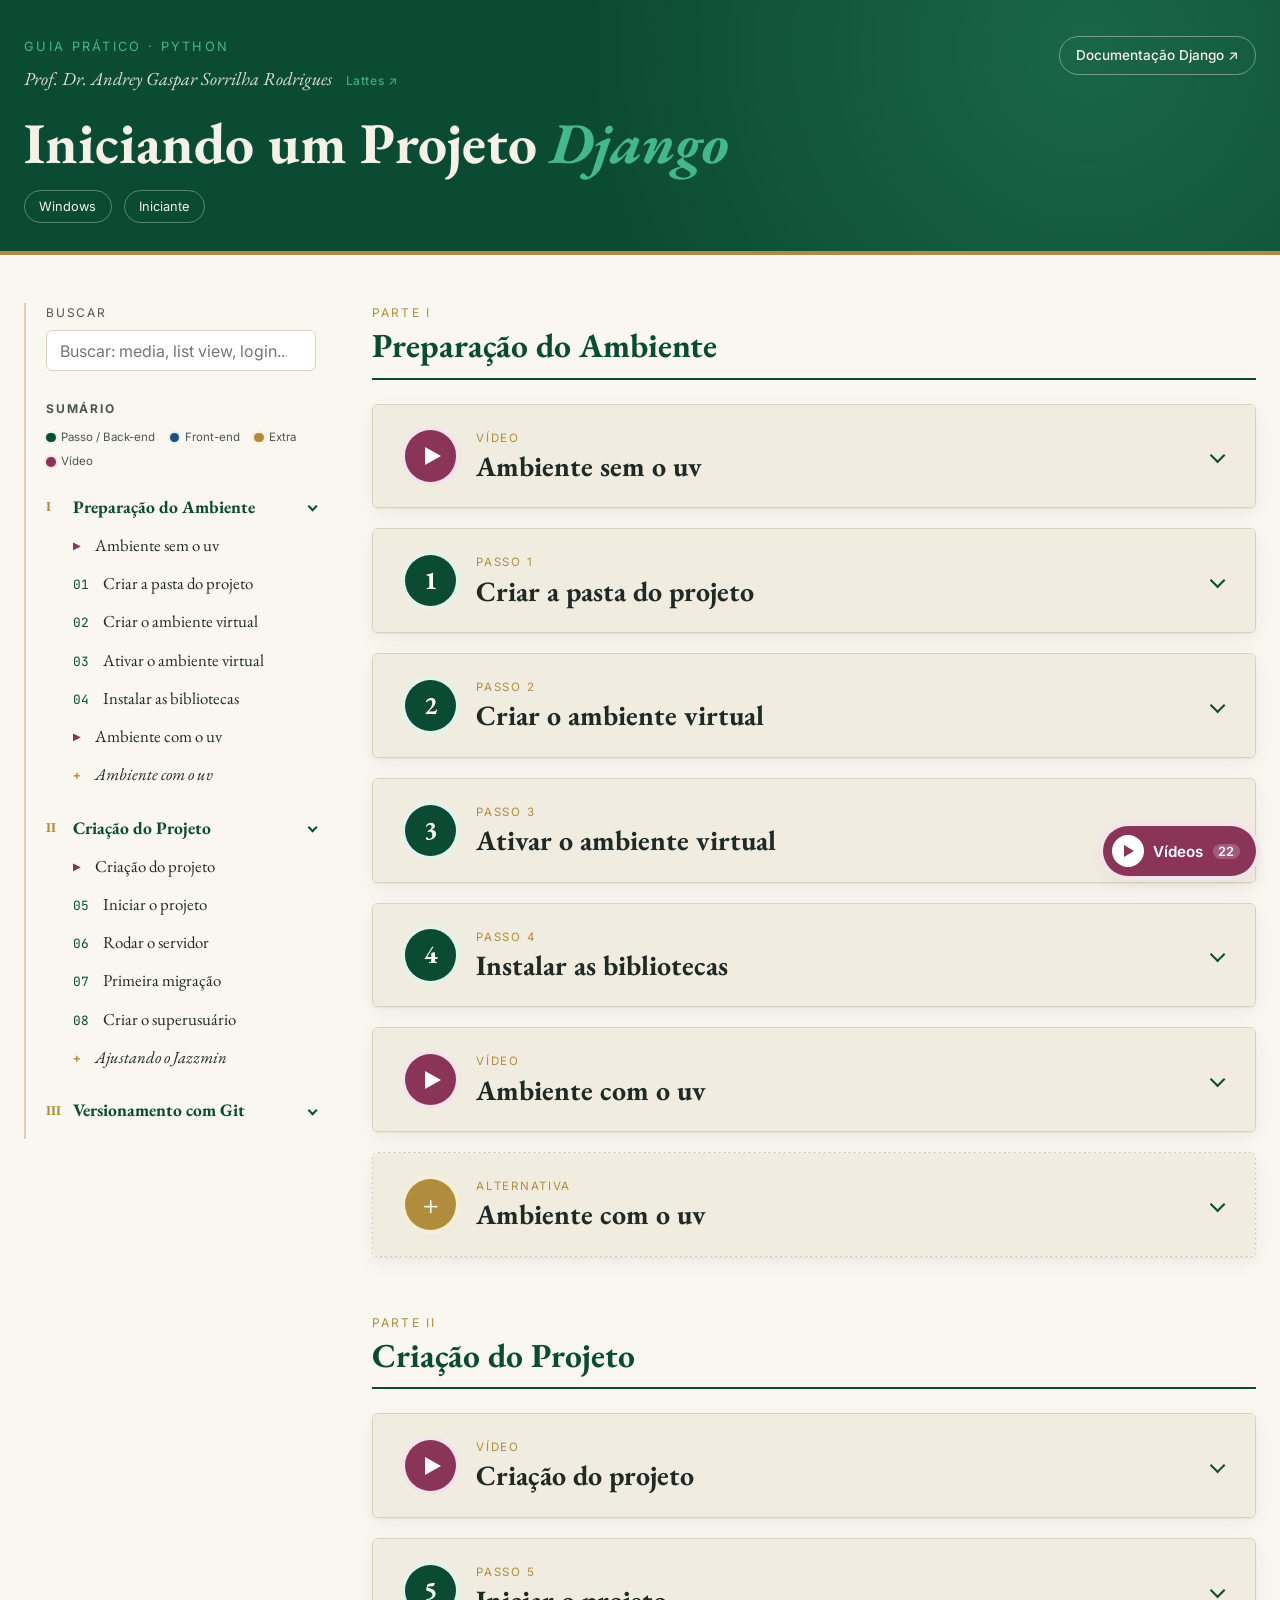
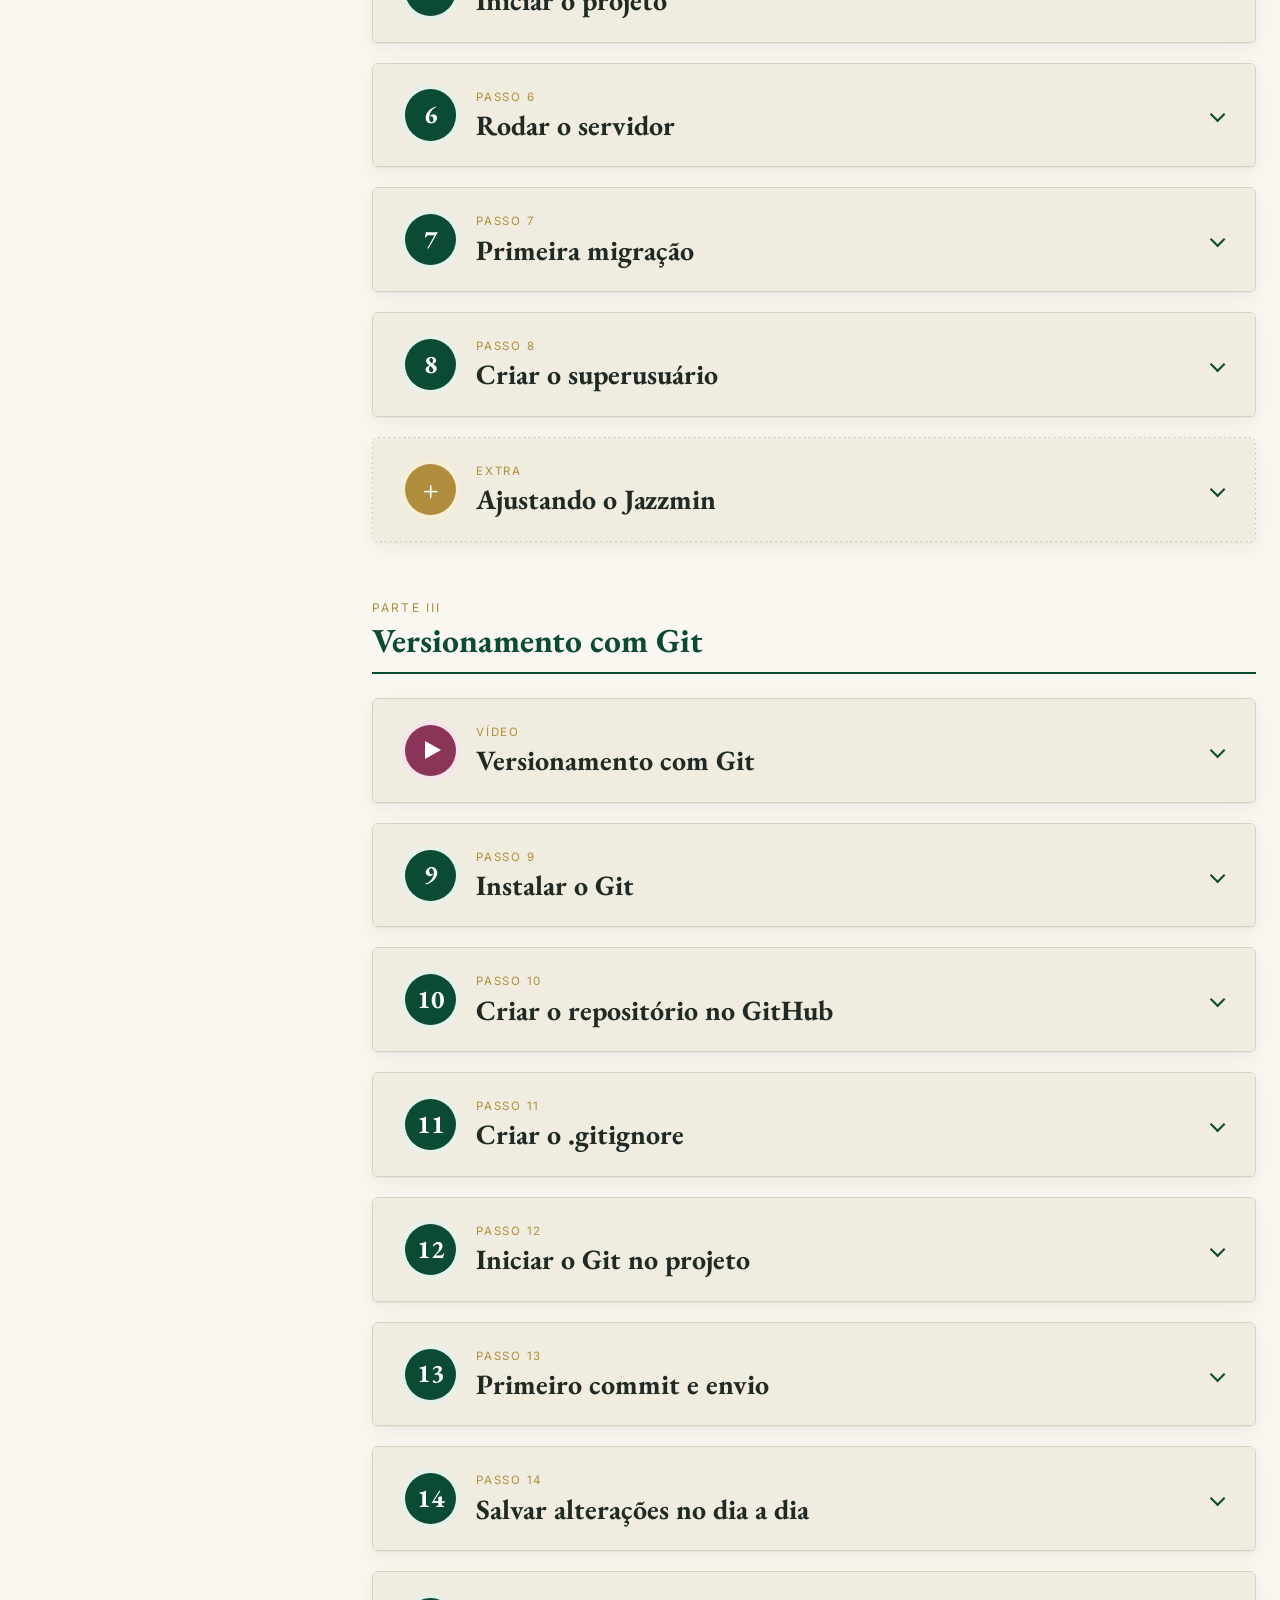
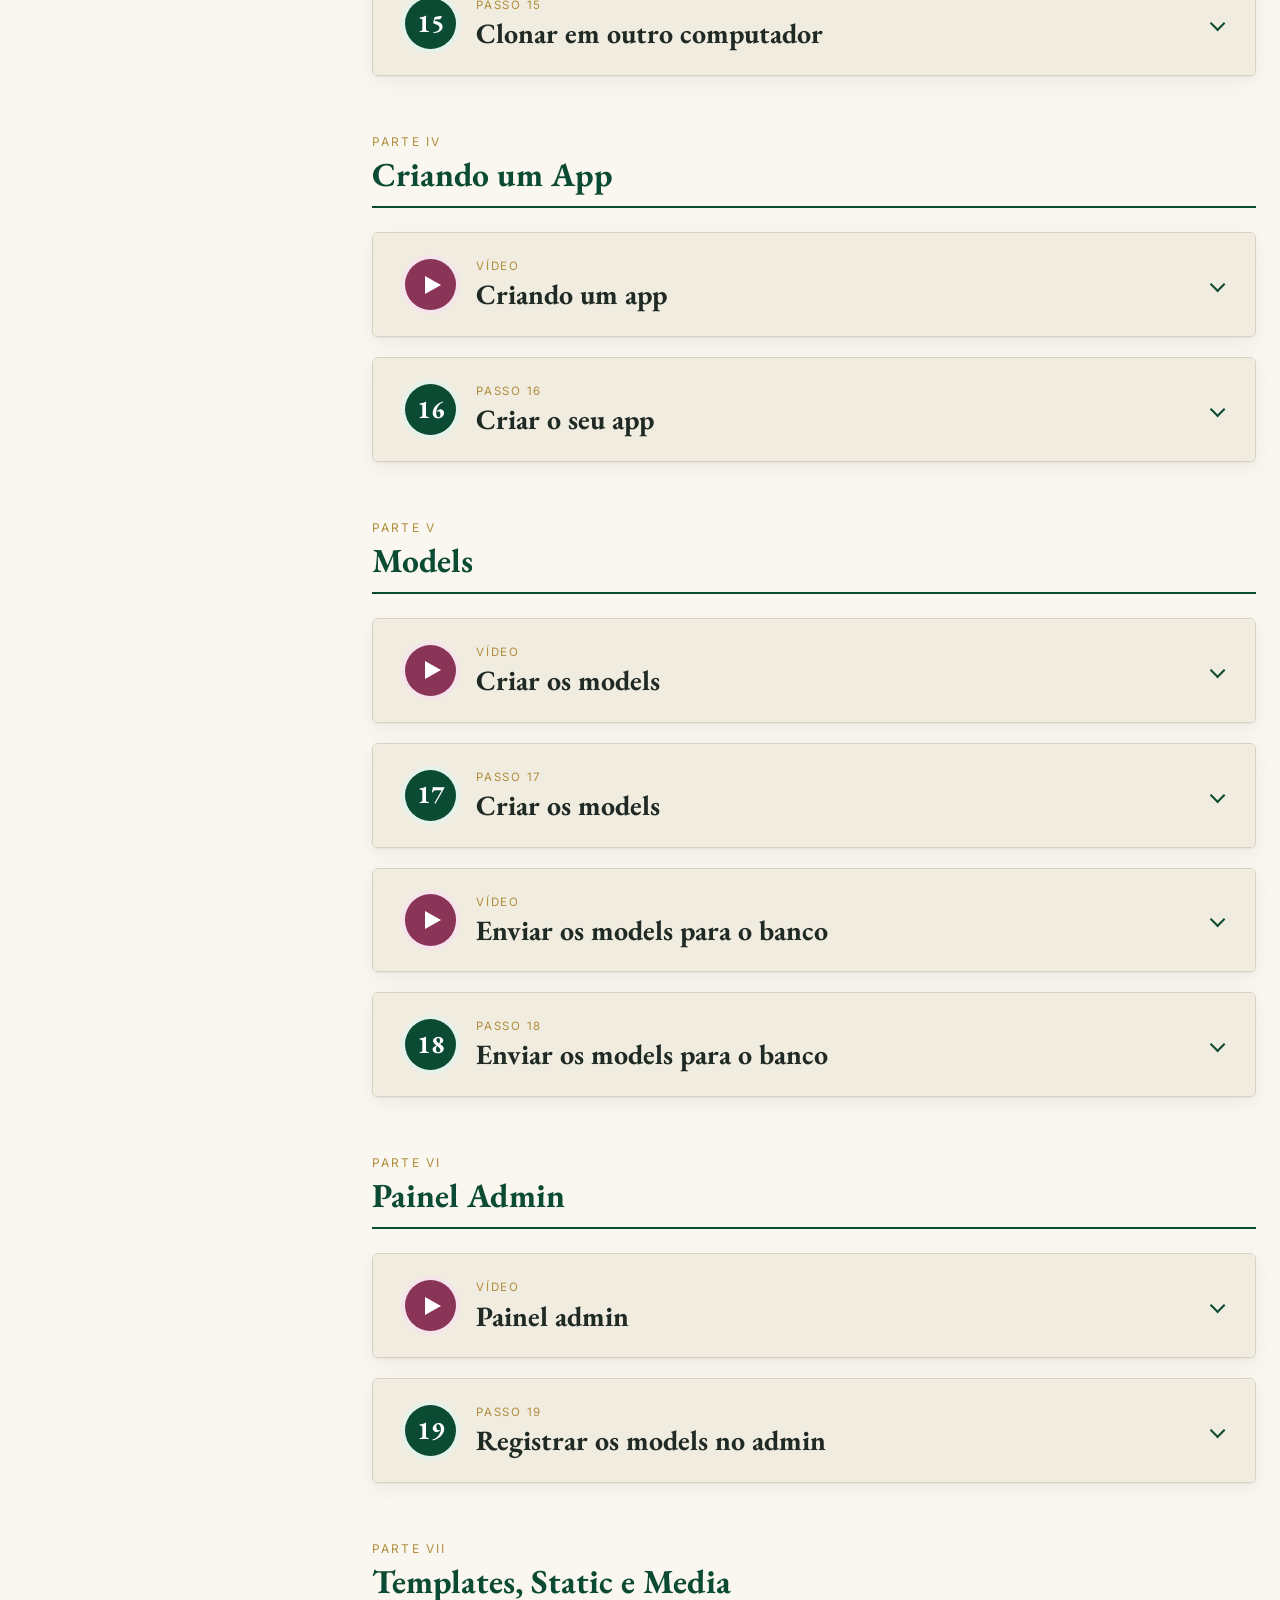
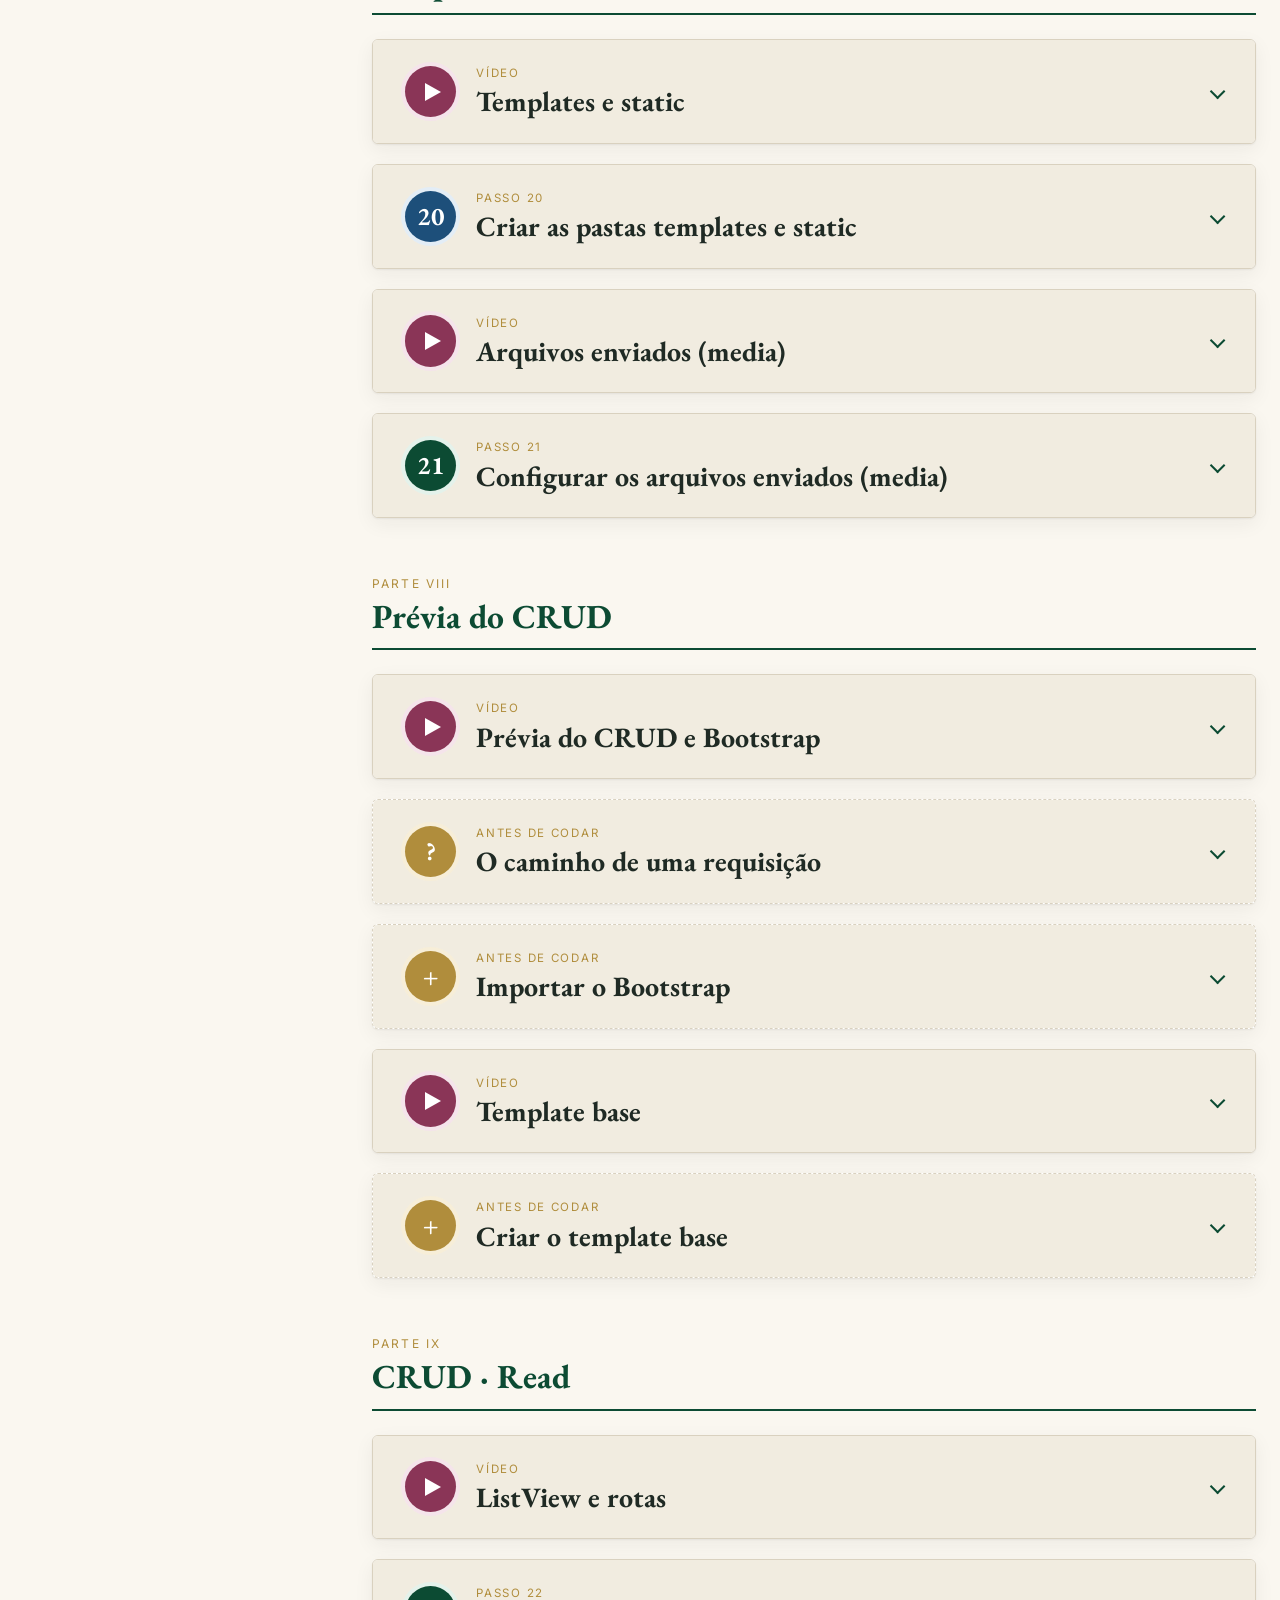
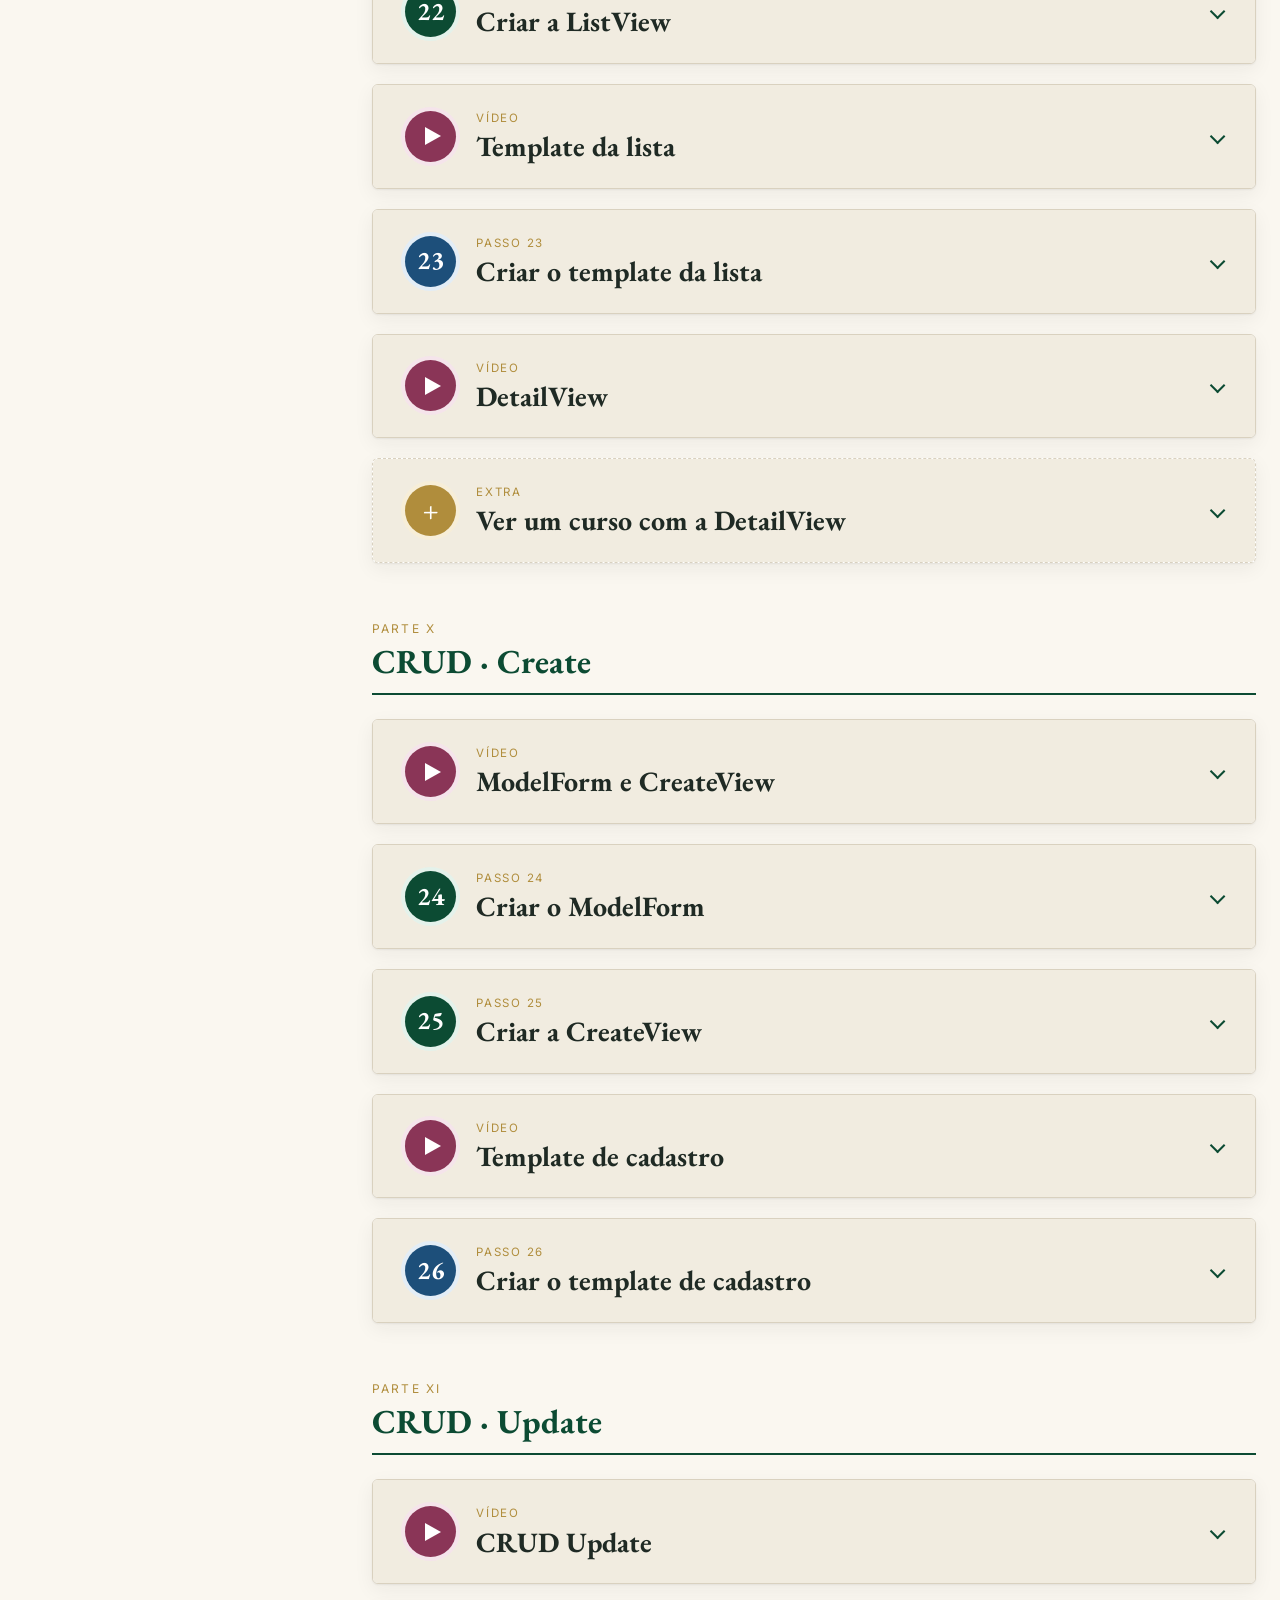
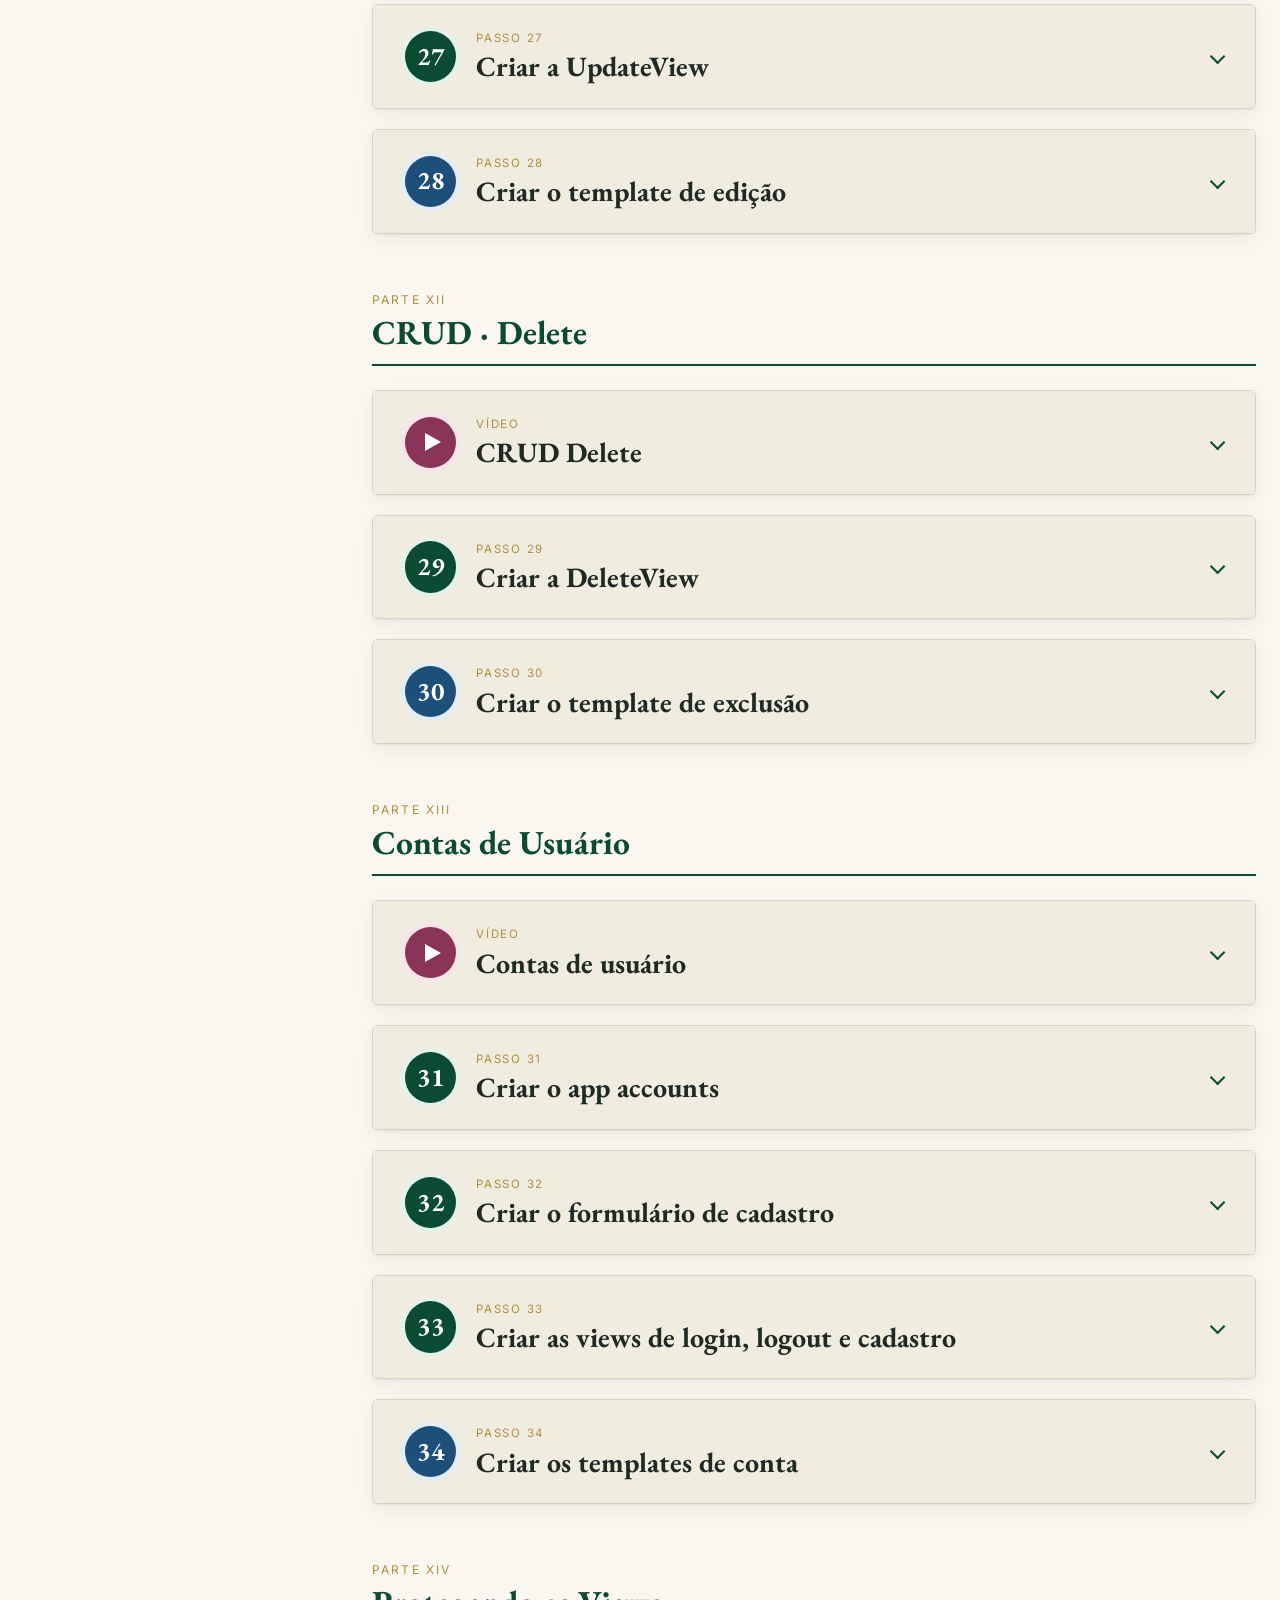
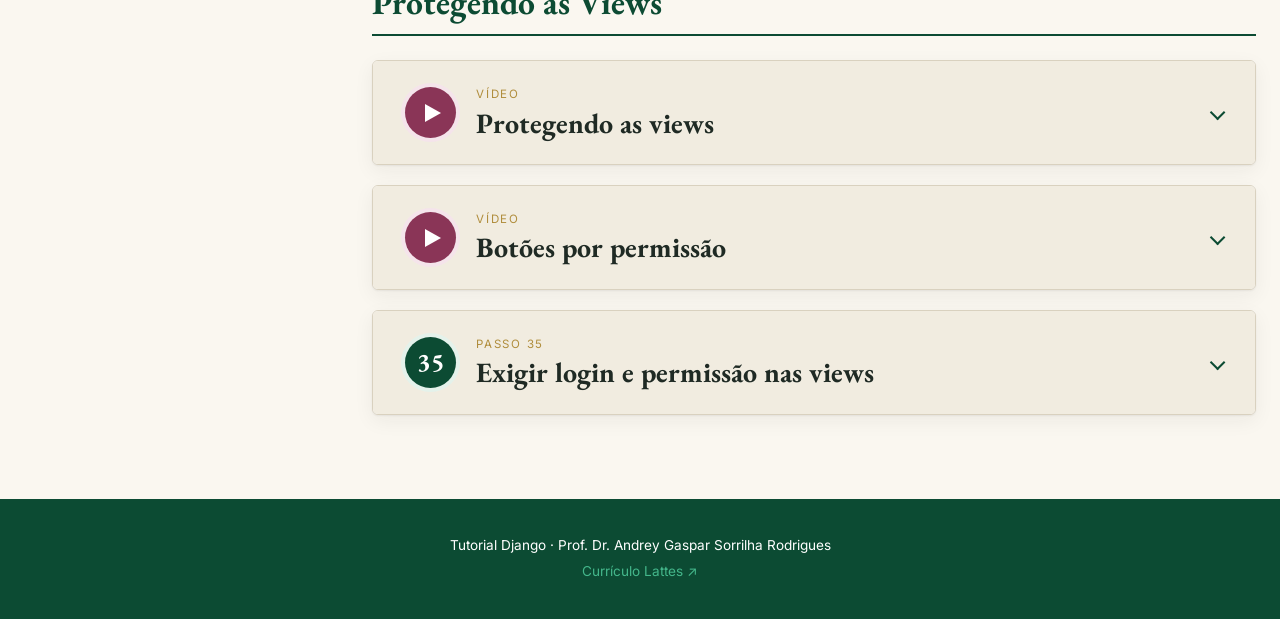
<file: index.html>
<!DOCTYPE html>
<html lang="pt-BR">
<head>
  <meta charset="UTF-8">
  <meta name="viewport" content="width=device-width, initial-scale=1.0">
  <title>Tutorial Django, Iniciando um Projeto</title>
  <meta name="description" content="Guia prático para iniciar um projeto Django no Windows, do ambiente virtual ao CRUD com login.">

  <link rel="preconnect" href="https://fonts.googleapis.com">
  <link rel="preconnect" href="https://fonts.gstatic.com" crossorigin>
  <link rel="stylesheet" href="https://fonts.googleapis.com/css2?family=EB+Garamond:ital,wght@0,400;0,600;0,700;1,400&family=Inter:wght@400;500;600&family=JetBrains+Mono:wght@400;600&display=swap">

  <!-- Estilos: tokens e base primeiro, depois layout e componentes -->
  <link rel="stylesheet" href="css/base/tokens.css">
  <link rel="stylesheet" href="css/base/base.css">
  <link rel="stylesheet" href="css/layout/hero.css">
  <link rel="stylesheet" href="css/layout/layout.css">
  <link rel="stylesheet" href="css/layout/toc.css">
  <link rel="stylesheet" href="css/layout/footer.css">
  <link rel="stylesheet" href="css/components/part.css">
  <link rel="stylesheet" href="css/components/step.css">
  <link rel="stylesheet" href="css/components/instructions.css">
  <link rel="stylesheet" href="css/components/shortcut.css">
  <link rel="stylesheet" href="css/components/window-bar.css">
  <link rel="stylesheet" href="css/components/terminal.css">
  <link rel="stylesheet" href="css/components/screenshot.css">
  <link rel="stylesheet" href="css/components/video.css">
  <link rel="stylesheet" href="css/components/feed.css">
  <link rel="stylesheet" href="css/components/search.css">
  <link rel="stylesheet" href="css/components/note.css">
  <link rel="stylesheet" href="css/components/files.css">
  <link rel="stylesheet" href="css/components/table.css">
  <link rel="stylesheet" href="css/components/diagram.css">

  <script type="module" src="js/main.js"></script>
</head>
<body>

  <header class="hero">
    <div class="hero__inner">
      <a class="hero__docs" href="https://docs.djangoproject.com/pt-br/" target="_blank" rel="noopener">
        Documentação Django <span aria-hidden="true">↗</span>
      </a>
      <p class="eyebrow hero__kicker">Guia Prático · Python</p>
      <p class="hero__author">
        Prof. Dr. Andrey Gaspar Sorrilha Rodrigues
        <a class="hero__lattes" href="https://lattes.cnpq.br/1223901273379236" target="_blank" rel="noopener">Lattes ↗</a>
      </p>
      <h1 class="hero__title">Iniciando um Projeto <em>Django</em></h1>
      <ul class="hero__meta">
        <li>Windows</li>
        <li>Iniciante</li>
      </ul>
    </div>
  </header>

  <div class="layout">

    <!-- Sumário: preenchido por js/toc.js -->
    <aside class="toc">
      <!-- Busca: preenchida por js/search.js -->
      <div class="search" id="search"></div>

      <h2 class="eyebrow toc__title">Sumário</h2>
      <ul class="color-legend">
        <li><span class="color-legend__dot"></span> Passo / Back-end</li>
        <li><span class="color-legend__dot color-legend__dot--front"></span> Front-end</li>
        <li><span class="color-legend__dot color-legend__dot--extra"></span> Extra</li>
        <li><span class="color-legend__dot color-legend__dot--video"></span> Vídeo</li>
      </ul>
      <nav id="toc-list" aria-label="Sumário"></nav>
    </aside>

    <!-- Conteúdo: cada parte fica em partes/*.html, na ordem abaixo -->
    <main class="content" id="content">
      <div data-include="partes/01-preparacao-do-ambiente.html"></div>
      <div data-include="partes/02-criacao-do-projeto.html"></div>
      <div data-include="partes/03-versionamento-com-git.html"></div>
      <div data-include="partes/04-criando-um-app.html"></div>
      <div data-include="partes/05-models.html"></div>
      <div data-include="partes/06-painel-admin.html"></div>
      <div data-include="partes/07-templates-e-static.html"></div>
      <div data-include="partes/08-previa-do-crud.html"></div>
      <div data-include="partes/09-crud-read.html"></div>
      <div data-include="partes/10-crud-create.html"></div>
      <div data-include="partes/11-crud-update.html"></div>
      <div data-include="partes/12-crud-delete.html"></div>
      <div data-include="partes/13-contas-de-usuario.html"></div>
      <div data-include="partes/14-protegendo-as-views.html"></div>
    </main>
  </div>

  <footer class="footer">
    <p>Tutorial Django · Prof. Dr. Andrey Gaspar Sorrilha Rodrigues</p>
    <p><a href="https://lattes.cnpq.br/1223901273379236" target="_blank" rel="noopener">Currículo Lattes ↗</a></p>
  </footer>

</body>
</html>
</file>
<file: css/base/tokens.css>
/* =========================================================
   Tokens: cores, fontes e medidas usadas em todo o site.
   Mude aqui para alterar o tema inteiro.
   ========================================================= */

:root {
  /* Papel e tinta */
  --paper:        #faf7f0;
  --paper-dark:   #f1ece0;
  --paper-hover:  #ebe4d3;
  --surface:      #fff;
  --ink:          #1f2a24;
  --ink-soft:     #4a564f;
  --rule:         #d9d1bf;
  --on-dark:      #f4f1e8;

  /* Back-end (verde do Django) */
  --django:       #0c4b33;
  --django-light: #44b78b;
  --django-pale:  #e4f2eb;

  /* Front-end */
  --front:        #1d4f7a;
  --front-pale:   #e3edf6;

  /* Extra e avisos */
  --gold:         #b08d3c;
  --gold-pale:    #f7eed8;
  --danger:       #c0392b;

  /* Vídeo */
  --video:        #8a3557;
  --video-pale:   #f5e4eb;

  /* Cor de destaque: componentes usam --accent, os modificadores trocam o valor */
  --accent:       var(--django);
  --accent-pale:  var(--django-pale);

  /* Terminal (tema escuro de editor) */
  --term-bg:      #16211c;
  --term-bar:     #0f1814;
  --term-border:  #25332c;
  --term-text:    #e8efe9;
  --term-muted:   #8a9a91;
  --term-comment: #7d8f85;
  --term-red:     #e0685c;
  --term-yellow:  #e3b341;

  /* Tipografia */
  --serif: "EB Garamond", Georgia, "Times New Roman", serif;
  --sans:  "Inter", "Segoe UI", system-ui, sans-serif;
  --mono:  "JetBrains Mono", Consolas, monospace;

  /* Medidas */
  --container: 1300px;
  --radius:    6px;
  --pill:      999px;
  --shadow: 0 1px 2px rgba(31, 42, 36, .06), 0 6px 20px rgba(31, 42, 36, .06);
}

/* Variações de destaque, reaproveitadas por passo, sumário e legenda */
.step--front,
.toc__item--front,
.color-legend__dot--front {
  --accent:      var(--front);
  --accent-pale: var(--front-pale);
}

.step--extra,
.toc__item--extra,
.color-legend__dot--extra {
  --accent:      var(--gold);
  --accent-pale: var(--gold-pale);
}

.step--video,
.toc__item--video,
.color-legend__dot--video {
  --accent:      var(--video);
  --accent-pale: var(--video-pale);
}
</file>
<file: css/base/base.css>
/* =========================================================
   Base: elementos HTML puros e utilitários.
   ========================================================= */

*,
*::before,
*::after { box-sizing: border-box; }

html { scroll-behavior: smooth; }

body {
  margin: 0;
  background: var(--paper);
  color: var(--ink);
  font-family: var(--serif);
  font-size: 1.2rem;
  line-height: 1.7;
  -webkit-font-smoothing: antialiased;
}

/* Código inline */
code {
  font-family: var(--mono);
  font-size: .82em;
  background: var(--django-pale);
  color: var(--django);
  padding: .12em .4em;
  border-radius: 4px;
}

/* Teclas */
kbd {
  display: inline-block;
  font-family: var(--mono);
  font-size: .8em;
  line-height: 1;
  padding: .3em .55em;
  background: linear-gradient(var(--surface), #f0ede6);
  border: 1px solid #c9c2b2;
  border-bottom-width: 3px;
  border-radius: 5px;
  color: var(--ink);
  vertical-align: .1em;
}

/* Rótulo pequeno em caixa alta (kicker, "Parte I", "Passo 1", "Sumário") */
.eyebrow {
  font-family: var(--sans);
  font-size: .75rem;
  letter-spacing: .15em;
  text-transform: uppercase;
  margin: 0;
}

/* Utilitários */
.center   { text-align: center; }
.required { color: var(--danger); font-weight: 700; }

/* Aviso quando as partes não carregam (ex.: aberto via file://) */
.load-error {
  padding: 1.5rem 2rem;
  border: 1px dashed var(--danger);
  border-radius: var(--radius);
  background: var(--surface);
}
</file>
<file: css/layout/hero.css>
/* ---------- Cabeçalho ---------- */
.hero {
  background:
    radial-gradient(circle at 85% 20%, rgba(68, 183, 139, .25), transparent 45%),
    var(--django);
  color: var(--on-dark);
  padding: 2.25rem 1.5rem 1.75rem;
  border-bottom: 4px solid var(--gold);
}

.hero__inner {
  max-width: var(--container);
  margin: 0 auto;
  position: relative;
}

.hero__docs {
  position: absolute;
  top: 0;
  right: 0;
  font-family: var(--sans);
  font-size: .85rem;
  font-weight: 500;
  color: var(--on-dark);
  text-decoration: none;
  padding: .45rem 1rem;
  border: 1px solid rgba(244, 241, 232, .4);
  border-radius: var(--pill);
  transition: background .2s, color .2s, border-color .2s;
}

.hero__docs:hover {
  background: var(--django-light);
  border-color: var(--django-light);
  color: var(--django);
}

.hero__kicker {
  font-size: .8rem;
  letter-spacing: .18em;
  color: var(--django-light);
  margin-bottom: .75rem;
}

.hero__author {
  font-size: 1.15rem;
  font-style: italic;
  margin: -.4rem 0 1rem;
  opacity: .9;
}

.hero__lattes {
  margin-left: .6rem;
  font-family: var(--sans);
  font-style: normal;
  font-size: .75rem;
  font-weight: 500;
  letter-spacing: .05em;
  color: var(--django-light);
  text-decoration: none;
  border-bottom: 1px solid transparent;
  vertical-align: middle;
  transition: border-color .2s;
}

.hero__lattes:hover { border-bottom-color: var(--django-light); }

.hero__title {
  font-size: clamp(2.4rem, 5vw, 3.6rem);
  font-weight: 700;
  line-height: 1.1;
  margin: 0 0 1rem;
}

.hero__title em {
  font-style: italic;
  color: var(--django-light);
}

.hero__meta {
  display: flex;
  flex-wrap: wrap;
  gap: .75rem;
  margin: 0;
  padding: 0;
  list-style: none;
  font-family: var(--sans);
  font-size: .8rem;
}

.hero__meta li {
  border: 1px solid rgba(244, 241, 232, .35);
  border-radius: var(--pill);
  padding: .3rem .9rem;
}

@media (max-width: 640px) {
  .hero__docs {
    position: static;
    display: inline-block;
    margin-bottom: 1rem;
  }
}
</file>
<file: css/layout/layout.css>
/* ---------- Grade principal: sumário + conteúdo ---------- */
.layout {
  max-width: var(--container);
  margin: 0 auto;
  padding: 3rem 1.5rem 4rem;
  display: grid;
  grid-template-columns: 300px 1fr;
  gap: 3rem;
  align-items: start;
}

.content { min-width: 0; }

@media (max-width: 820px) {
  .layout {
    grid-template-columns: 1fr;
    gap: 2rem;
  }
}
</file>
<file: css/layout/toc.css>
/* ---------- Sumário (montado por js/toc.js) ---------- */
.toc {
  position: sticky;
  top: 2rem;
  max-height: calc(100vh - 4rem);
  overflow-y: auto;
  scrollbar-width: thin;
  scrollbar-color: var(--rule) transparent;
  border-left: 2px solid var(--rule);
  padding-left: 1.25rem;
  padding-right: .5rem;
}

.toc__title {
  color: var(--ink-soft);
  margin-bottom: 1rem;
}

.toc__section { margin-bottom: 1.5rem; }

.toc__part {
  display: flex;
  align-items: center;
  gap: .5rem;
  font-weight: 700;
  font-size: 1.1rem;
  color: var(--django);
  margin-bottom: .6rem;
  cursor: pointer;
  list-style: none;
  user-select: none;
}

.toc__part::-webkit-details-marker { display: none; }

.toc__part:hover { color: var(--django-light); }

/* Seta */
.toc__part::after {
  content: "";
  margin-left: auto;
  width: .45rem;
  height: .45rem;
  border-right: 2px solid var(--django);
  border-bottom: 2px solid var(--django);
  transform: rotate(-45deg);
  transition: transform .25s;
}

.toc__section[open] > .toc__part::after { transform: rotate(45deg); }

.toc__roman {
  font-family: var(--serif);
  font-size: .85rem;
  color: var(--gold);
  min-width: 1.2rem;
}

.toc__list {
  list-style: none;
  margin: 0;
  padding: 0 0 0 1.7rem;
}

.toc__item {
  margin-bottom: .6rem;
  font-size: 1.05rem;
}

/* data-number vem do js/toc.js, igual ao número do passo */
.toc__item::before {
  content: attr(data-number) " ";
  font-family: var(--mono);
  font-size: .8rem;
  color: var(--accent);
  margin-right: .35rem;
}

/* Extra não entra na numeração */
.toc__item--extra::before {
  content: "+ ";
  font-weight: 600;
}

.toc__item--extra a { font-style: italic; }

/* Vídeo também fica fora da numeração */
.toc__item--video::before { content: "▶ "; }

.toc__list a {
  color: var(--ink);
  text-decoration: none;
  transition: color .2s;
}

.toc__list a:hover { color: var(--django); text-decoration: underline; }

/* ---------- Legenda das cores ---------- */
.color-legend {
  list-style: none;
  margin: -.5rem 0 1.25rem;
  padding: 0;
  display: flex;
  flex-wrap: wrap;
  gap: .3rem .9rem;
  font-family: var(--sans);
  font-size: .72rem;
  color: var(--ink-soft);
}

.color-legend li {
  display: flex;
  align-items: center;
  gap: .35rem;
}

.color-legend__dot {
  width: .6rem;
  height: .6rem;
  border-radius: 50%;
  background: var(--accent);
  box-shadow: 0 0 0 2px var(--accent-pale);
}

@media (max-width: 820px) {
  .toc { position: static; max-height: none; overflow: visible; }
}
</file>
<file: css/layout/footer.css>
/* ---------- Rodapé ---------- */
.footer {
  background: var(--django);
  text-align: center;
  padding: 2rem 1rem;
  font-family: var(--sans);
  font-size: .85rem;
  color: var(--surface);
}

.footer p { margin: .2rem 0; }

.footer a {
  color: var(--django-light);
  text-decoration: none;
  border-bottom: 1px solid transparent;
  transition: border-color .2s;
}

.footer a:hover { border-bottom-color: var(--django-light); }
</file>
<file: css/components/part.css>
/* ---------- Parte (agrupa vários passos) ----------
   <section class="part" data-title="..."> em partes/*.html;
   o cabeçalho é criado por js/components.js. */
.part { scroll-margin-top: 1.5rem; }

.part + .part { margin-top: 3.5rem; }

.part__header {
  margin: 0 0 1.5rem;
  padding-bottom: .75rem;
  border-bottom: 2px solid var(--django);
}

.part__label {
  letter-spacing: .18em;
  color: var(--gold);
}

.part__title {
  font-size: 2.1rem;
  line-height: 1.2;
  color: var(--django);
  margin: .1rem 0 0;
}
</file>
<file: css/components/step.css>
/* ---------- Passo ----------
   <details class="step [step--front|step--extra]" data-title="...">;
   o <summary> com número e título é criado por js/components.js. */
.step {
  background: var(--surface);
  border: 1px solid var(--rule);
  border-radius: var(--radius);
  box-shadow: var(--shadow);
  margin-bottom: 1.25rem;
  overflow: hidden;
  scroll-margin-top: 1.5rem;
}

.step--extra { border-style: dashed; }

.step__header {
  display: flex;
  align-items: center;
  gap: 1.25rem;
  padding: 1.5rem 2rem;
  background: var(--paper-dark);
  cursor: pointer;
  list-style: none;
  user-select: none;
  transition: background .2s;
}

.step__header::-webkit-details-marker { display: none; }

.step__header:hover { background: var(--paper-hover); }

/* Seta */
.step__header::after {
  content: "";
  margin-left: auto;
  flex-shrink: 0;
  width: .7rem;
  height: .7rem;
  border-right: 2px solid var(--django);
  border-bottom: 2px solid var(--django);
  transform: rotate(45deg);
  transition: transform .25s;
}

.step[open] > .step__header {
  border-bottom: 1px solid var(--rule);
}

.step[open] > .step__header::after { transform: rotate(-135deg); }

.step[open] > .step__body { animation: step-open .3s ease; }

@keyframes step-open {
  from { opacity: 0; transform: translateY(-6px); }
  to   { opacity: 1; transform: none; }
}

.step__number {
  flex-shrink: 0;
  width: 3.2rem;
  height: 3.2rem;
  display: grid;
  place-items: center;
  border-radius: 50%;
  background: var(--accent);
  color: var(--surface);
  font-size: 1.6rem;
  font-weight: 700;
  box-shadow: 0 0 0 4px var(--accent-pale);
}

/* Triângulo de play em CSS; o glifo ▶ fica torto conforme a fonte.
   O deslocamento à direita compensa o centro visual do triângulo. */
.step--video .step__number::before {
  content: "";
  margin-left: .25rem;
  border-style: solid;
  border-width: .6rem 0 .6rem 1rem;
  border-color: transparent transparent transparent var(--surface);
}

.step__label {
  font-size: .72rem;
  color: var(--gold);
}

.step__title {
  font-size: 1.75rem;
  line-height: 1.2;
  margin: .1rem 0 0;
}

.step__body { padding: 1.75rem 2rem 2rem; }

/* :where() zera a especificidade, então qualquer classe sobrescreve */
:where(.step__body) p { margin: 0 0 1.1rem; }

:where(.step__body) a {
  color: var(--django);
  font-weight: 600;
}

/* ---------- Subtítulo dentro do passo ---------- */
.substep {
  display: flex;
  align-items: center;
  gap: .6rem;
  font-size: 1.25rem;
  margin: 1.75rem 0 .6rem;
}

.substep:first-child { margin-top: 0; }

.substep span {
  display: grid;
  place-items: center;
  width: 1.6rem;
  height: 1.6rem;
  border-radius: 4px;
  background: var(--django);
  color: var(--surface);
  font-family: var(--sans);
  font-size: .8rem;
  font-weight: 600;
}

.substep--warn span { background: var(--gold); }

@media (max-width: 820px) {
  .step__header,
  .step__body { padding-left: 1.25rem; padding-right: 1.25rem; }
}
</file>
<file: css/components/instructions.css>
/* ---------- Lista de instruções numerada ---------- */
.instructions {
  counter-reset: item;
  list-style: none;
  padding: 0;
  margin: 1.5rem 0;
}

/* Listas continuadas: <ol class="instructions" start="3"> */
.instructions[start="2"] { counter-reset: item 1; }
.instructions[start="3"] { counter-reset: item 2; }
.instructions[start="4"] { counter-reset: item 3; }
.instructions[start="5"] { counter-reset: item 4; }

.instructions li {
  counter-increment: item;
  position: relative;
  padding: .2rem 0 .9rem 2.6rem;
}

.instructions li::before {
  content: counter(item);
  position: absolute;
  left: 0;
  top: .35rem;
  width: 1.7rem;
  height: 1.7rem;
  display: grid;
  place-items: center;
  border: 1.5px solid var(--django-light);
  border-radius: 50%;
  font-family: var(--sans);
  font-size: .8rem;
  font-weight: 600;
  color: var(--django);
}
</file>
<file: css/components/shortcut.css>
/* ---------- Atalho de teclado em destaque ---------- */
.shortcut {
  margin: 2rem 0;
  padding: 2rem 1rem 1.25rem;
  background: var(--paper);
  border: 1px dashed var(--rule);
  border-radius: var(--radius);
  text-align: center;
}

.shortcut__keys {
  display: flex;
  justify-content: center;
  align-items: center;
  flex-wrap: wrap;
  gap: .75rem;
}

.shortcut figcaption {
  margin-top: 1.1rem;
  font-style: italic;
  font-size: 1rem;
  color: var(--ink-soft);
}

.kbd--lg {
  font-size: 1.3rem;
  font-weight: 600;
  padding: .6em 1em;
  min-width: 3.2em;
  border-bottom-width: 5px;
  box-shadow: 0 4px 10px rgba(0, 0, 0, .06);
}

.plus {
  font-family: var(--sans);
  font-size: 1.4rem;
  color: var(--ink-soft);
}
</file>
<file: css/components/window-bar.css>
/* ---------- Barra de janela (três bolinhas + título) ----------
   Criada por js/components.js a partir de data-title,
   usada no terminal (--dark) e nas capturas de tela (padrão). */
.window-bar {
  display: flex;
  align-items: center;
  gap: .45rem;
  padding: .55rem 1rem;
  background: var(--paper-dark);
  border-bottom: 1px solid var(--rule);
}

.window-bar__dot {
  width: .65rem;
  height: .65rem;
  border-radius: 50%;
  background: var(--rule);
}

.window-bar__title {
  flex: 1;
  margin: 0 0 0 .6rem;
  padding: .15rem .8rem;
  background: var(--surface);
  border: 1px solid var(--rule);
  border-radius: var(--pill);
  font-family: var(--mono);
  font-size: .75rem;
  color: var(--ink-soft);
}

/* Variante escura: terminal / editor */
.window-bar--dark {
  padding: .6rem 1rem;
  background: var(--term-bar);
  border-bottom-color: var(--term-border);
}

.window-bar--dark .window-bar__dot { width: .7rem; height: .7rem; }
.window-bar--dark .window-bar__dot:nth-child(1) { background: var(--term-red); }
.window-bar--dark .window-bar__dot:nth-child(2) { background: var(--term-yellow); }
.window-bar--dark .window-bar__dot:nth-child(3) { background: var(--django-light); }

.window-bar--dark .window-bar__title {
  flex: none;
  padding: 0;
  background: none;
  border: 0;
  font-family: var(--sans);
  color: var(--term-muted);
}
</file>
<file: css/components/terminal.css>
/* ---------- Terminal / bloco de código ----------
   <div class="terminal" data-title="arquivo.py"><pre><code>...</code></pre></div> */
.terminal {
  margin: 1.5rem 0;
  border-radius: var(--radius);
  overflow: hidden;
  background: var(--term-bg);
  box-shadow: var(--shadow);
}

.terminal + .terminal { margin-top: -.5rem; }

.terminal pre {
  margin: 0;
  padding: 1.2rem 1.4rem;
  overflow-x: auto;
}

.terminal code {
  background: none;
  padding: 0;
  font-size: .82rem;
  color: var(--term-text);
  white-space: pre; /* linha longa rola para o lado, como no editor */
}

/* Blocos longos com rolagem */
.terminal--tall pre {
  max-height: 480px;
  overflow-y: auto;
}

/* ---------- Realce de sintaxe ---------- */

/* Terminal */
.terminal .prompt {
  color: var(--django-light);
  margin-right: .4rem;
  user-select: none;
}

.terminal .comment {
  color: var(--term-comment);
  font-style: italic;
  user-select: none;
}

.terminal .warn  { color: #f08a7e; }
.terminal .input { color: var(--term-yellow); }

/* Python */
.terminal .kw  { color: var(--term-yellow); }
.terminal .str { color: #9fd8b8; }
.terminal .cls { color: #7cc4f0; }
.terminal .num { color: #d7a6f0; }

.terminal .cm,
.terminal .t-cm { color: var(--term-comment); font-style: italic; }

/* Templates HTML */
.terminal .t-tag  { color: #6cb6ff; }                     /* <form> </div> */
.terminal .t-attr { color: #9cdcfe; font-style: italic; } /* type, method, href */
.terminal .t-val  { color: #f0a77c; }                     /* "post", "submit" */
.terminal .t-dtl  { color: #d197f0; }                     /* {% for %} {% url %} */
.terminal .t-var  { color: #4ec9b0; }                     /* {{ person }} */

/* Linha destacada (código novo) */
.terminal .hl {
  position: relative;
  font-weight: 600;
  color: var(--surface);
}

/* Marcador na margem esquerda (não é copiado) */
.terminal .hl::before {
  content: "›";
  position: absolute;
  left: -1rem;
  color: var(--term-yellow);
  font-weight: 700;
}
</file>
<file: css/components/screenshot.css>
/* ---------- Captura de tela ----------
   <figure class="screenshot" data-title="127.0.0.1:8000"> (data-title opcional) */
.screenshot {
  margin: 1.5rem 0;
  border: 1px solid var(--rule);
  border-radius: var(--radius);
  overflow: hidden;
  background: var(--paper);
  box-shadow: var(--shadow);
}

.screenshot img {
  display: block;
  width: 100%;
  height: auto;
  background: #121212;
}

.screenshot figcaption {
  padding: .6rem 1rem;
  font-style: italic;
  font-size: 1rem;
  color: var(--ink-soft);
  text-align: center;
  border-top: 1px solid var(--rule);
}

.screenshot--small {
  max-width: 260px;
  margin-left: auto;
  margin-right: auto;
}

.screenshot--small figcaption { font-size: .9rem; }
</file>
<file: css/components/video.css>
/* ---------- Vídeo vertical (formato TikTok, 9:16) ----------
   Dentro de um <details class="step step--video">:
   <figure class="video" data-src="partes/01_video/arquivo.mp4"></figure>
   data-title (texto do botão) e <figcaption> são opcionais.
   data-target="id" (opcional) muda a seção do botão do feed (js/feed.js).
   O <video> só é criado ao clicar (js/components.js). */
.video {
  width: min(100%, 300px, calc(80vh * 9 / 16));
  margin: 1.5rem auto;
}

.video__frame {
  position: relative;
  aspect-ratio: 9 / 16;
  border: 1px solid var(--term-border);
  border-radius: var(--radius);
  overflow: hidden;
  background: radial-gradient(circle at 50% 40%, var(--accent), var(--term-bg) 70%);
  box-shadow: var(--shadow);
}

/* cover corta o que sobrar e preenche o quadro 9:16 */
.video__frame video {
  position: absolute;
  inset: 0;
  width: 100%;
  height: 100%;
  object-fit: cover;
  background: #000;
}

/* Tela cheia como TikTok e Shorts: vídeo inteiro na altura da tela,
   centralizado, fundo escuro dos lados. Regras separadas porque um
   seletor desconhecido invalida a regra inteira. */
.video__frame video:fullscreen {
  object-fit: contain;
  background: #000;
}

.video__frame video:-webkit-full-screen {
  object-fit: contain;
  background: #000;
}

.video__play {
  position: absolute;
  inset: 0;
  display: flex;
  flex-direction: column;
  align-items: center;
  justify-content: center;
  gap: 1rem;
  padding: 1.5rem;
  border: 0;
  background: none;
  color: var(--on-dark);
  font: 600 1rem/1.3 var(--sans);
  text-align: center;
  cursor: pointer;
}

.video__icon {
  display: grid;
  place-items: center;
  width: 4.5rem;
  height: 4.5rem;
  border-radius: 50%;
  background: var(--on-dark);
  transition: transform .15s;
}

/* triângulo de play */
.video__icon::before {
  content: "";
  margin-left: .3rem;
  border-style: solid;
  border-width: .8rem 0 .8rem 1.3rem;
  border-color: transparent transparent transparent var(--accent);
}

.video__play:hover .video__icon,
.video__play:focus-visible .video__icon { transform: scale(1.08); }

.video__hint {
  font: 400 .8rem var(--mono);
  color: var(--term-muted);
}

.video.is-playing .video__play { display: none; }

.video figcaption {
  margin-top: .6rem;
  font-style: italic;
  font-size: 1rem;
  color: var(--ink-soft);
  text-align: center;
}
</file>
<file: css/components/feed.css>
/* ---------- Feed de vídeos (estilo TikTok) ----------
   Montado inteiro por js/feed.js a partir dos .video da página:
   <button class="feed-open">                 botão flutuante
   <dialog class="feed">
     <div class="feed__track">                rolagem com encaixe
       <section class="feed__slide">          uma tela por vídeo
         <div class="feed__frame"> video + .feed__info
     .feed__close, .feed__navs > .feed__nav  */

/* ---------- Botão flutuante ---------- */
.feed-open {
  --accent: var(--video);
  position: fixed;
  right: 1.5rem;
  bottom: 1.5rem;
  z-index: 10;
  display: flex;
  align-items: center;
  gap: .6rem;
  padding: .55rem 1rem .55rem .55rem;
  border: 0;
  border-radius: var(--pill);
  background: var(--accent);
  color: var(--surface);
  font: 600 .95rem var(--sans);
  box-shadow: 0 0 0 4px var(--video-pale), var(--shadow);
  cursor: pointer;
  transition: transform .15s;
}

.feed-open:hover,
.feed-open:focus-visible { transform: translateY(-2px); }

.feed-open__icon {
  display: grid;
  place-items: center;
  width: 2rem;
  height: 2rem;
  border-radius: 50%;
  background: var(--surface);
}

/* triângulo deslocado para o centro visual */
.feed-open__icon::before {
  content: "";
  margin-left: .15rem;
  border-style: solid;
  border-width: .4rem 0 .4rem .65rem;
  border-color: transparent transparent transparent var(--accent);
}

.feed-open__count {
  min-width: 1.4rem;
  padding: 0 .35rem;
  border-radius: var(--pill);
  background: rgba(255, 255, 255, .2);
  font-size: .8rem;
  text-align: center;
}

.feed-is-open { overflow: hidden; }

/* ---------- Tela cheia ---------- */
.feed {
  position: fixed;
  inset: 0;
  width: 100%;
  height: 100%;
  max-width: none;
  max-height: none;
  margin: 0;
  padding: 0;
  border: 0;
  background: #000;
  color: var(--on-dark);
}

.feed::backdrop { background: #000; }

.feed__track {
  height: 100%;
  overflow-y: auto;
  scroll-snap-type: y mandatory;
  overscroll-behavior: contain;
  scrollbar-width: none;
}

.feed__track::-webkit-scrollbar { display: none; }

.feed__slide {
  height: 100%;
  display: grid;
  place-items: center;
  scroll-snap-align: start;
  scroll-snap-stop: always; /* um vídeo por gesto, como no TikTok */
}

/* 9:16 na altura da tela, sem passar da largura */
.feed__frame {
  position: relative;
  height: min(100vh - 2rem, (100vw - 2rem) * 16 / 9);
  height: min(100dvh - 2rem, (100vw - 2rem) * 16 / 9);
  aspect-ratio: 9 / 16;
  border-radius: 12px;
  overflow: hidden;
  background: #111;
}

.feed__frame video {
  position: absolute;
  inset: 0;
  width: 100%;
  height: 100%;
  object-fit: cover;
}

/* Título no topo, longe dos controles do player */
.feed__info {
  position: absolute;
  inset: 0 0 auto;
  padding: 1rem 1.25rem 3rem;
  background: linear-gradient(rgba(0, 0, 0, .7), transparent);
  pointer-events: none;
}

.feed__part {
  margin: 0;
  font-size: .7rem;
  color: var(--video-pale);
}

.feed__title {
  margin: .2rem 0 0;
  font-size: 1.4rem;
  line-height: 1.2;
  color: var(--on-dark);
}

/* Botão que fecha o feed e leva à seção do vídeo.
   Embaixo à direita, acima da barra de controles do player. */
.feed__section {
  position: absolute;
  right: 1rem;
  bottom: 4.5rem;
  display: flex;
  flex-direction: column;
  align-items: flex-end;
  gap: .1rem;
  max-width: calc(100% - 2rem);
  padding: .45rem .9rem .5rem;
  border: 1px solid rgba(255, 255, 255, .35);
  border-radius: var(--radius);
  background: rgba(255, 255, 255, .12);
  color: var(--on-dark);
  font: 600 .9rem/1.25 var(--sans);
  text-align: right;
  cursor: pointer;
  backdrop-filter: blur(6px);
  transition: background .2s;
}

.feed__section:hover,
.feed__section:focus-visible { background: rgba(255, 255, 255, .25); }

.feed__section-label {
  font: 400 .7rem var(--mono);
  color: var(--video-pale);
}

.feed__section-label::after { content: " →"; }

/* ---------- Botões ---------- */
.feed__button {
  display: grid;
  place-items: center;
  width: 3rem;
  height: 3rem;
  border: 0;
  border-radius: 50%;
  background: rgba(255, 255, 255, .15);
  cursor: pointer;
  transition: background .2s;
}

.feed__button:hover,
.feed__button:focus-visible { background: rgba(255, 255, 255, .3); }

.feed__button:disabled { opacity: .3; cursor: default; }

.feed__close {
  position: fixed;
  top: 1rem;
  left: 1rem;
}

/* X feito com duas barras */
.feed__close::before,
.feed__close::after {
  content: "";
  grid-area: 1 / 1;
  width: 1.2rem;
  height: 2px;
  background: var(--on-dark);
  rotate: 45deg;
}

.feed__close::after { rotate: -45deg; }

.feed__navs {
  position: fixed;
  right: 1.5rem;
  top: 50%;
  translate: 0 -50%;
  display: flex;
  flex-direction: column;
  gap: .75rem;
}

/* seta feita com duas bordas */
.feed__nav::before {
  content: "";
  width: .7rem;
  height: .7rem;
  border-right: 2px solid var(--on-dark);
  border-bottom: 2px solid var(--on-dark);
}

.feed__nav--up::before   { rotate: -135deg; margin-top: .3rem; }
.feed__nav--down::before { rotate: 45deg; margin-bottom: .3rem; }

/* Celular: vídeo ocupa a tela toda e a navegação é por gesto */
@media (max-width: 600px) {
  .feed__frame {
    width: 100%;
    height: 100%;
    aspect-ratio: auto;
    border-radius: 0;
  }

  .feed__navs { display: none; }

  .feed__info { padding-left: 4.5rem; } /* espaço para o botão fechar */

  .feed-open { right: 1rem; bottom: 1rem; }
}
</file>
<file: css/components/search.css>
/* ---------- Busca (montada por js/search.js) ----------
   <div class="search">                    na barra lateral
     <label class="search__label"> + <input class="search__input">
     <div class="search__menu"> > <button class="search__option">   lista suspensa
   <section class="trail">                 no topo do conteúdo, com a sequência
   <nav class="trail-tag">                 acima de cada passo encontrado
   <mark class="search-hit">               termo encontrado no texto */

.search { margin-bottom: 1.75rem; }

.search__label {
  display: grid;
  gap: .4rem;
  color: var(--ink-soft);
}

.search__input {
  width: 100%;
  padding: .6rem .8rem;
  border: 1px solid var(--rule);
  border-radius: var(--radius);
  background: var(--surface);
  color: var(--ink);
  font: 1rem var(--sans);
}

.search__input:focus {
  outline: 2px solid var(--django-light);
  outline-offset: 1px;
}

/* Pesquisas prontas: lista suspensa, só com o campo em foco */
.search { position: relative; }

.search__menu {
  position: absolute;
  top: calc(100% + .3rem);
  left: 0;
  right: 0;
  z-index: 5;
  max-height: min(60vh, 22rem);
  overflow-y: auto;
  padding: .4rem;
  border: 1px solid var(--rule);
  border-radius: var(--radius);
  background: var(--surface);
  box-shadow: var(--shadow);
}

.search:not(:focus-within) .search__menu { display: none; }

.search__menu[hidden] { display: none; }

.search__menu-title {
  margin: .2rem .5rem .3rem;
  font: 600 .65rem var(--sans);
  letter-spacing: .08em;
  text-transform: uppercase;
  color: var(--gold);
}

.search__option {
  display: block;
  width: 100%;
  padding: .4rem .5rem;
  border: 0;
  border-radius: 4px;
  background: none;
  color: var(--ink);
  font: .85rem var(--sans);
  text-align: left;
  cursor: pointer;
}

.search__option[hidden] { display: none; }

.search__option:hover,
.search__option:focus-visible {
  background: var(--django-pale);
  color: var(--django);
}

/* Fora do filtro */
.is-filtered-out { display: none !important; }

/* ---------- Termo encontrado ---------- */
mark.search-hit {
  background: var(--gold-pale);
  color: inherit;
  border-radius: 2px;
  box-shadow: 0 0 0 1px var(--gold);
}

.terminal mark.search-hit {
  background: rgba(227, 179, 65, .25);
  box-shadow: 0 0 0 1px var(--term-yellow);
}

/* ---------- Painel com a sequência ---------- */
.trail {
  margin-bottom: 2rem;
  padding: 1.25rem 1.5rem;
  border: 1px solid var(--rule);
  border-left: 4px solid var(--django);
  border-radius: var(--radius);
  background: var(--surface);
  box-shadow: var(--shadow);
  scroll-margin-top: 1.5rem;
}

.trail__head {
  display: flex;
  flex-wrap: wrap;
  justify-content: space-between;
  align-items: flex-start;
  gap: 1rem;
}

.trail__kicker { color: var(--gold); }

.trail__title {
  margin: .1rem 0 .3rem;
  font-size: 1.6rem;
}

.trail__count {
  margin: 0;
  font: .9rem var(--sans);
  color: var(--ink-soft);
}

.trail__clear {
  padding: .45rem .9rem;
  border: 1px solid var(--rule);
  border-radius: var(--pill);
  background: var(--paper-dark);
  color: var(--ink);
  font: 600 .85rem var(--sans);
  cursor: pointer;
}

.trail__clear:hover { background: var(--paper-hover); }

/* Linha do tempo: bolinha em cada passo, traço ligando ao próximo */
.trail__list {
  list-style: none;
  margin: 1.25rem 0 0;
  padding: 0;
}

.trail__item {
  position: relative;
  padding-left: 1.6rem;
}

.trail__item::before {
  content: "";
  position: absolute;
  left: .3rem;
  top: 1rem;
  width: .6rem;
  height: .6rem;
  border-radius: 50%;
  background: var(--django);
  box-shadow: 0 0 0 3px var(--django-pale);
}

.trail__item::after {
  content: "";
  position: absolute;
  left: calc(.6rem - 1px);
  top: 1.6rem;
  bottom: -.4rem;
  width: 2px;
  background: var(--rule);
}

.trail__item:last-child::after { display: none; }

.trail__item--end::before {
  background: var(--gold);
  box-shadow: 0 0 0 3px var(--gold-pale);
}

.trail__link {
  display: flex;
  flex-wrap: wrap;
  align-items: baseline;
  gap: .15rem .6rem;
  padding: .5rem .6rem;
  border-radius: var(--radius);
  color: var(--ink);
  text-decoration: none;
  transition: background .2s;
}

.trail__link:hover { background: var(--paper-dark); }

.trail__step {
  font: .75rem var(--mono);
  color: var(--django);
}

.trail__name { font-weight: 600; }

.trail__badge {
  padding: .05rem .45rem;
  border-radius: var(--pill);
  background: var(--django-pale);
  color: var(--django);
  font: 600 .65rem var(--sans);
  text-transform: uppercase;
  letter-spacing: .05em;
}

.trail__item--end .trail__badge:last-child {
  background: var(--gold-pale);
  color: var(--gold);
}

/* order: as etiquetas Início/Fim ficam na linha do título, a nota embaixo */
.trail__note {
  order: 1;
  flex-basis: 100%;
  font: .9rem var(--sans);
  color: var(--ink-soft);
}

/* ---------- Etiqueta acima de cada passo ---------- */
.trail-tag {
  display: flex;
  flex-wrap: wrap;
  justify-content: space-between;
  gap: .3rem 1rem;
  margin-bottom: .4rem;
  font: .8rem var(--sans);
  color: var(--django);
}

.trail-tag__position { font-weight: 600; }

.trail-tag__links {
  display: flex;
  gap: .9rem;
}

.trail-tag__link {
  color: var(--django);
  font-weight: 600;
}

@media (max-width: 820px) {
  .trail { padding: 1rem; }
}
</file>
<file: css/components/note.css>
/* ---------- Nota / dica ----------
   <aside class="note [note--tip]"><p class="note__title">Dica</p>...</aside> */
.note {
  margin: 1.75rem 0 0;
  padding: 1.1rem 1.4rem;
  border-left: 4px solid var(--gold);
  background: var(--gold-pale);
  border-radius: 0 var(--radius) var(--radius) 0;
}

.note--tip {
  border-left-color: var(--django-light);
  background: var(--django-pale);
}

.note p:last-child { margin-bottom: 0; }

.note__title {
  font-family: var(--sans);
  font-size: .75rem;
  font-weight: 600;
  letter-spacing: .12em;
  text-transform: uppercase;
  color: var(--gold);
  margin: 0 0 .4rem;
}

.note--tip .note__title { color: var(--django); }

.note a {
  color: var(--django);
  font-weight: 600;
  word-break: break-word;
}

.note .bullets {
  margin: -.4rem 0 1rem;
  padding-left: 1.3rem;
}

.note .bullets li { margin-bottom: .3rem; }

.note .bullets code { white-space: normal; }
</file>
<file: css/components/files.css>
/* ---------- Lista de arquivos (nome + o que é) ----------
   <dl class="files"><dt><code>views.py</code></dt><dd>...</dd></dl> */
.files {
  display: grid;
  grid-template-columns: max-content 1fr;
  gap: .55rem 1.25rem;
  margin: 1rem 0 1.5rem;
}

.files dt { margin: 0; }

.files dd {
  margin: 0;
  color: var(--ink-soft);
}

@media (max-width: 560px) {
  .files { grid-template-columns: 1fr; gap: .15rem; }
  .files dd { margin-bottom: .7rem; }
}
</file>
<file: css/components/table.css>
/* ---------- Tabela ----------
   <div class="table-wrap"><table class="table [table--wide]">...</table></div> */
.table-wrap {
  overflow-x: auto;
  margin: 1rem 0 1.5rem;
}

.table {
  width: 100%;
  max-width: 420px;
  margin: 0 auto;
  border-collapse: collapse;
  font-size: 1.05rem;
}

.table th {
  font-family: var(--sans);
  font-size: .75rem;
  letter-spacing: .1em;
  text-transform: uppercase;
  text-align: center;
  color: var(--django);
  padding: .55rem .9rem;
  border-bottom: 2px solid var(--django);
}

.table td {
  text-align: center;
  padding: .5rem .9rem;
  border-bottom: 1px solid var(--rule);
}

.table tbody tr:nth-child(even) { background: var(--paper); }

/* Tabela larga, para frases (não só valores curtos) */
.table--wide { max-width: none; }

.table--wide th,
.table--wide td {
  text-align: left;
  padding: .85rem 1.25rem;
  line-height: 1.5;
}

.table--wide td code { white-space: nowrap; }
</file>
<file: css/components/diagram.css>
/* ---------- Diagrama SVG (como as peças se ligam) ---------- */
.diagram {
  margin: 1.25rem 0 2rem;
  padding: 1rem;
  border: 1px solid var(--rule);
  border-radius: var(--radius);
  background: var(--surface);
}

.diagram__scroll { overflow-x: auto; }

.diagram svg {
  display: block;
  width: 100%;
  min-width: 560px;
  height: auto;
}

.d-edge line {
  stroke: var(--ink-soft);
  stroke-width: 2;
}

.d-edge .d-path-read { stroke: var(--django-light); stroke-width: 4; }
.d-edge .d-path-form { stroke: var(--gold); stroke-width: 4; }

.d-edge .d-edge--back {
  stroke: var(--ink-soft);
  stroke-dasharray: 6 5;
}

.d-label text {
  font-family: var(--sans);
  font-size: 12px;
  font-style: italic;
  fill: var(--ink-soft);
  text-anchor: middle;
  paint-order: stroke;
  stroke: var(--surface);
  stroke-width: 5px;
}

.d-node ellipse {
  fill: var(--paper);
  stroke: var(--django);
  stroke-width: 2;
}

.d-node .d-main { fill: var(--django-pale); stroke-width: 3; }
.d-node .d-edge-node { fill: var(--gold-pale); stroke: var(--gold); }

.d-node text { text-anchor: middle; }

.d-name {
  font-family: var(--mono);
  font-size: 13px;
  font-weight: 700;
  fill: var(--django);
}

.d-sub {
  font-family: var(--sans);
  font-size: 11px;
  fill: var(--ink-soft);
}

.d-note {
  font-family: var(--sans);
  font-size: 12px;
  font-weight: 600;
  fill: var(--gold);
}

.d-step circle { fill: var(--gold); }

.d-step text {
  font-family: var(--sans);
  font-size: 12px;
  font-weight: 700;
  fill: var(--surface);
  text-anchor: middle;
}

.diagram__legend {
  list-style: none;
  margin: .75rem 0 0;
  padding: 0;
  display: grid;
  gap: .4rem;
  font-family: var(--sans);
  font-size: .85rem;
  color: var(--ink-soft);
}

.diagram__legend li {
  display: flex;
  align-items: baseline;
  gap: .6rem;
}

.legend-line {
  flex: none;
  width: 2rem;
  height: 0;
  border-top: 4px solid var(--django-light);
  transform: translateY(-.25em);
}

.legend-line--form { border-top-color: var(--gold); }
.legend-line--back { border-top: 2px dashed var(--ink-soft); }

.diagram figcaption {
  margin-top: .75rem;
  font-family: var(--sans);
  font-size: .85rem;
  line-height: 1.6;
  color: var(--ink-soft);
}

.diagram figcaption strong {
  display: inline-grid;
  place-items: center;
  width: 1.3rem;
  height: 1.3rem;
  border-radius: 50%;
  background: var(--gold);
  color: var(--surface);
  font-size: .75rem;
}
</file>
